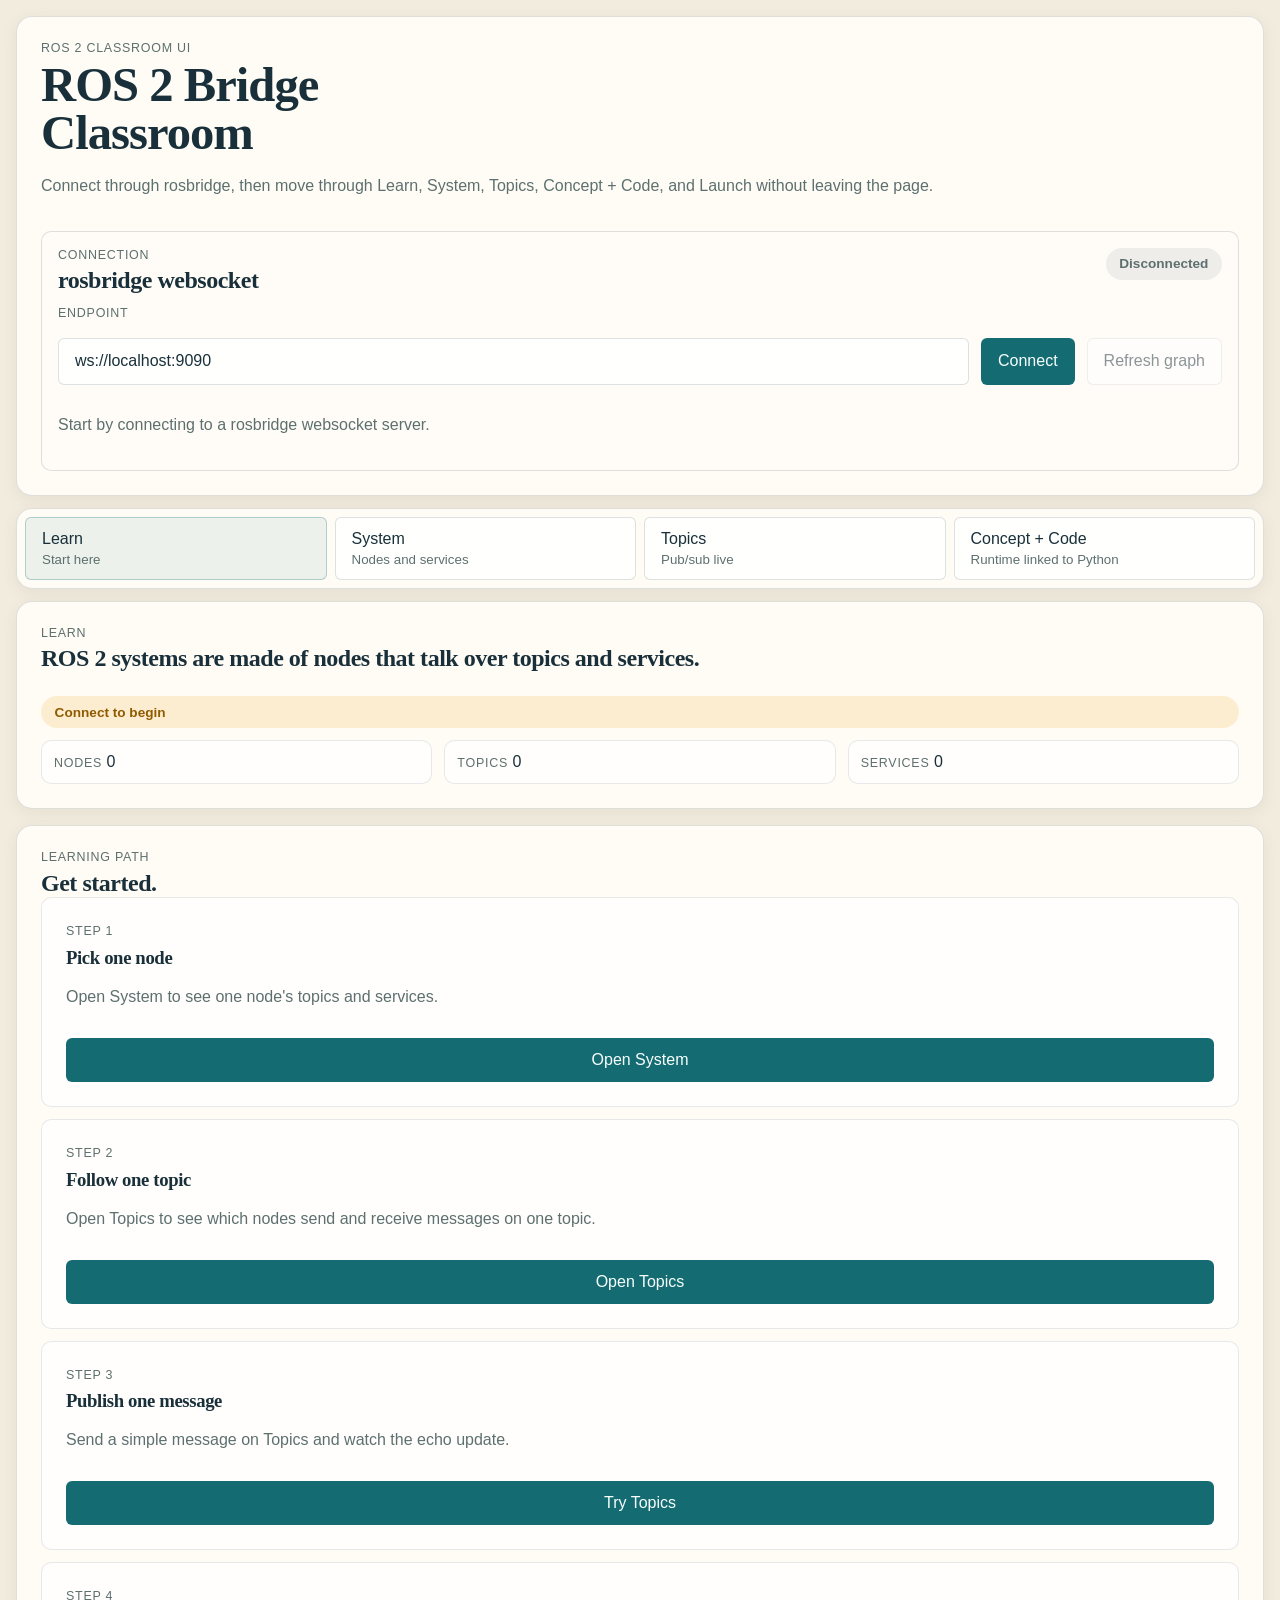
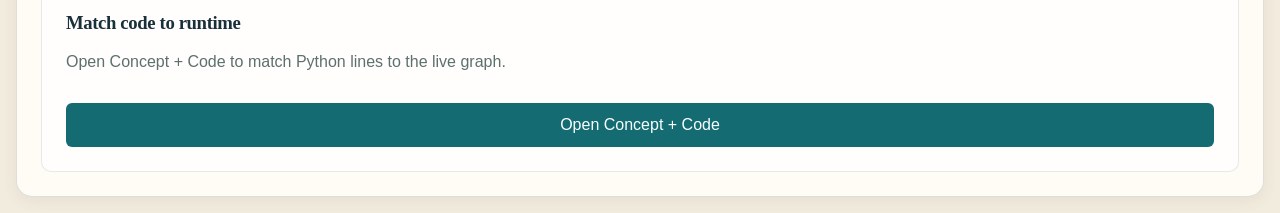
<file: Pyscript/index.html>
<!doctype html>
<html lang="en">
<head>
  <meta charset="utf-8">
  <meta name="viewport" content="width=device-width, initial-scale=1">
  <title>ROS 2 Bridge Classroom</title>
  <link rel="stylesheet" href="./styles/main.css">
  <script type="module" src="./src/main.js"></script>
</head>
<body>
  <div id="app"></div>
</body>
</html>
</file>
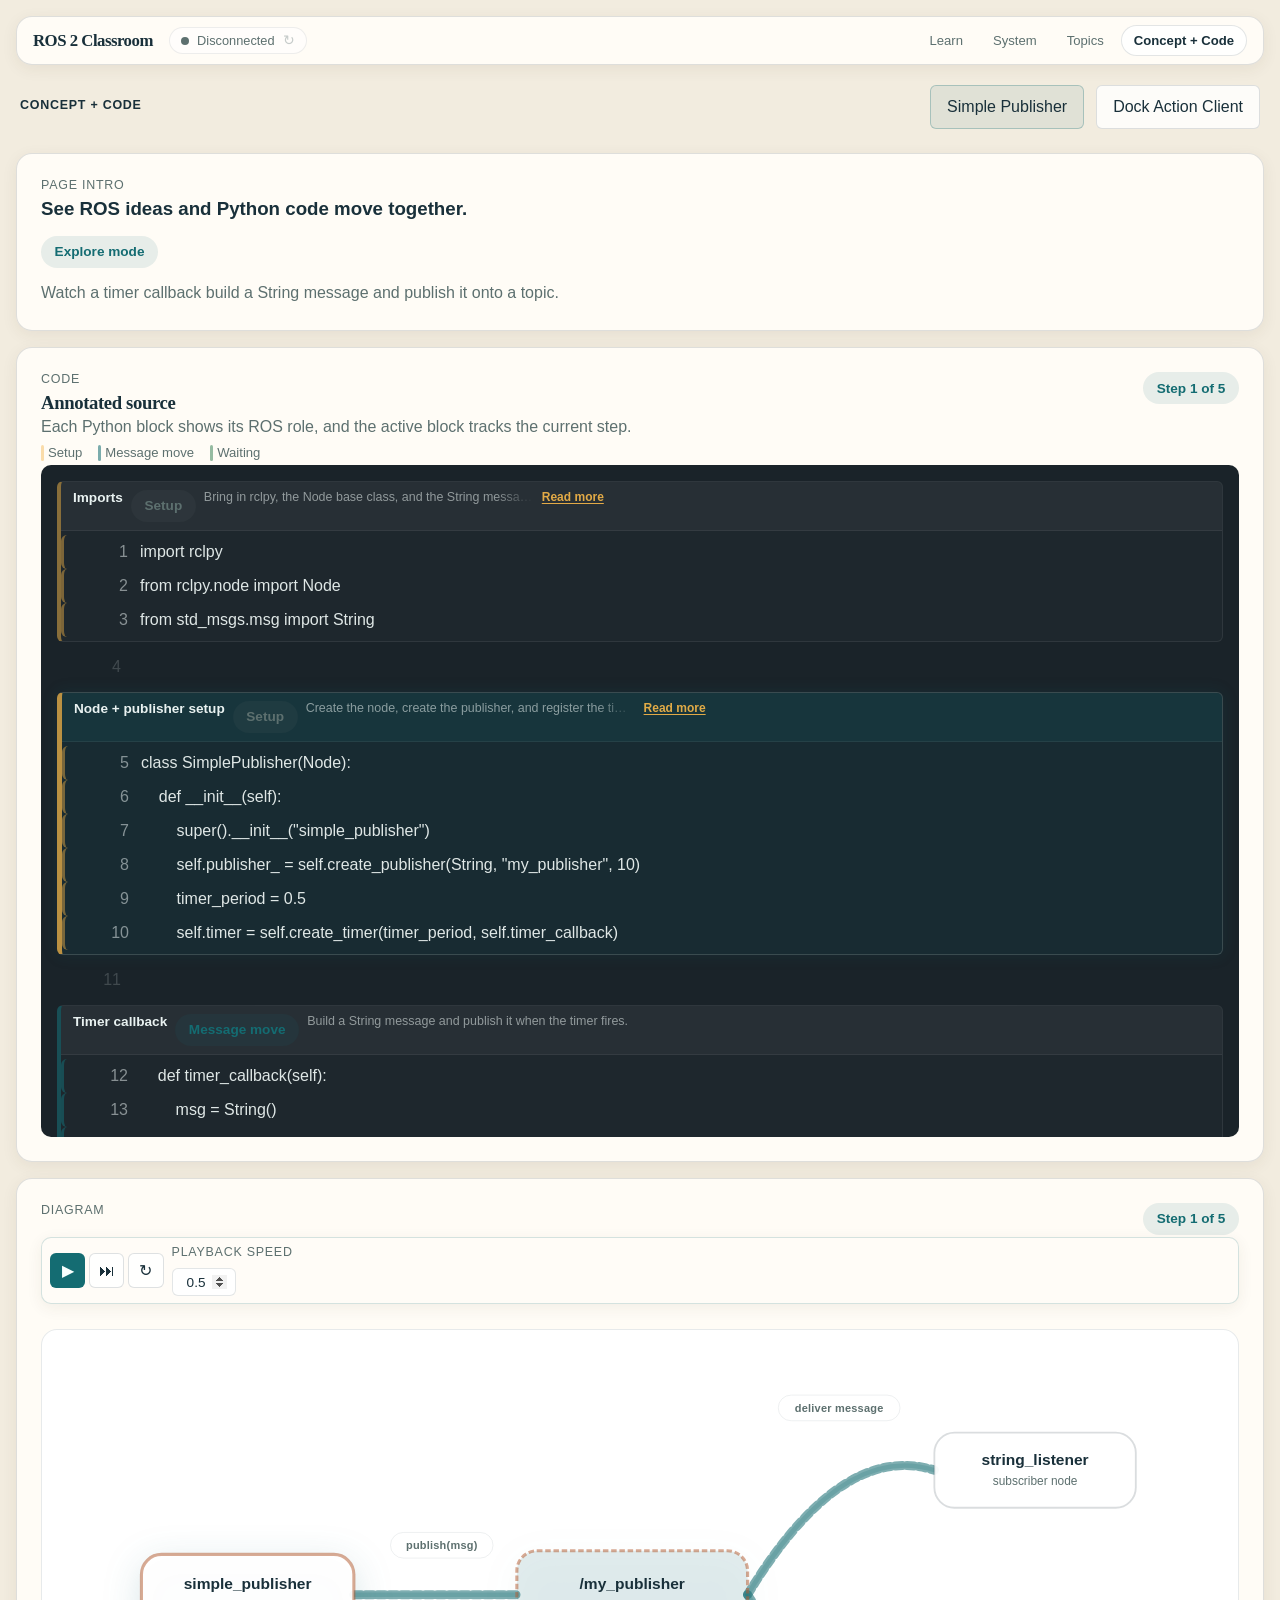
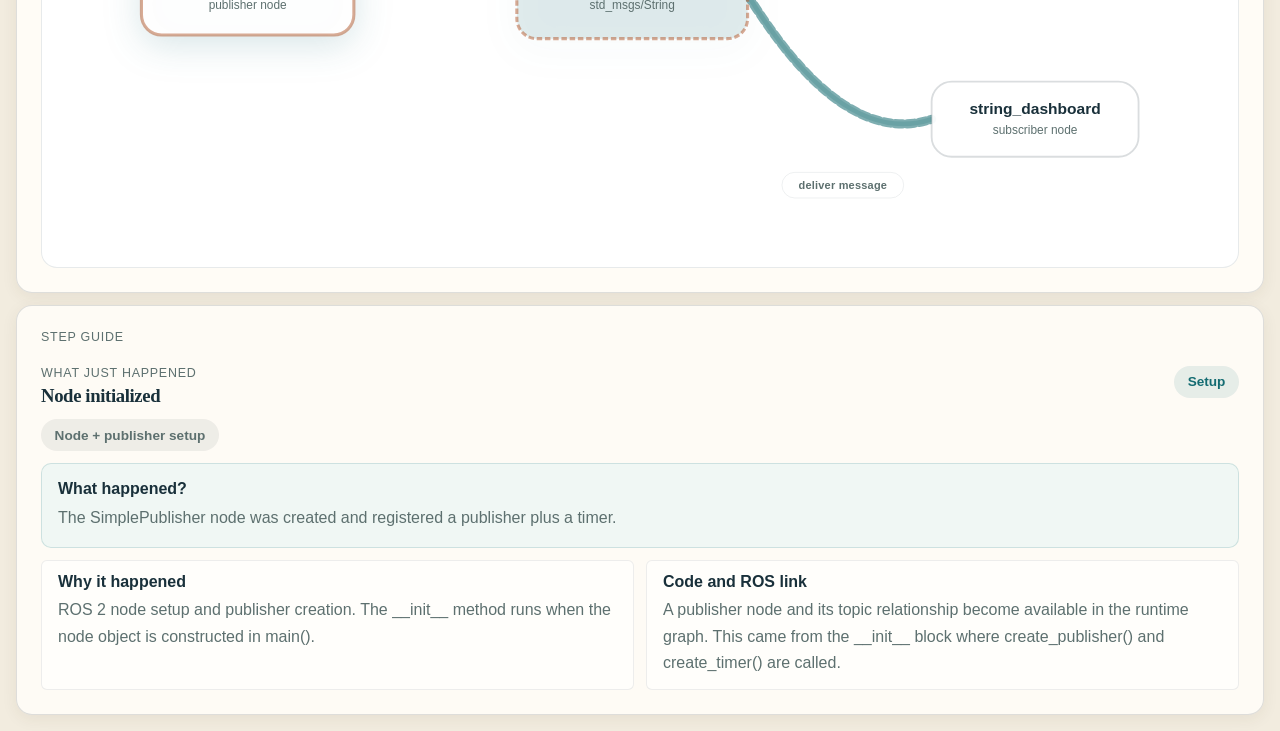
<file: Pyscript/code-flow/index.html>
<!doctype html>
<html lang="en">
<head>
  <meta charset="utf-8">
  <meta http-equiv="refresh" content="0; url=../#/code-flow">
  <title>Redirecting...</title>
</head>
<body>
  <script>
    window.location.replace("../#/code-flow");
  </script>
</body>
</html>
</file>
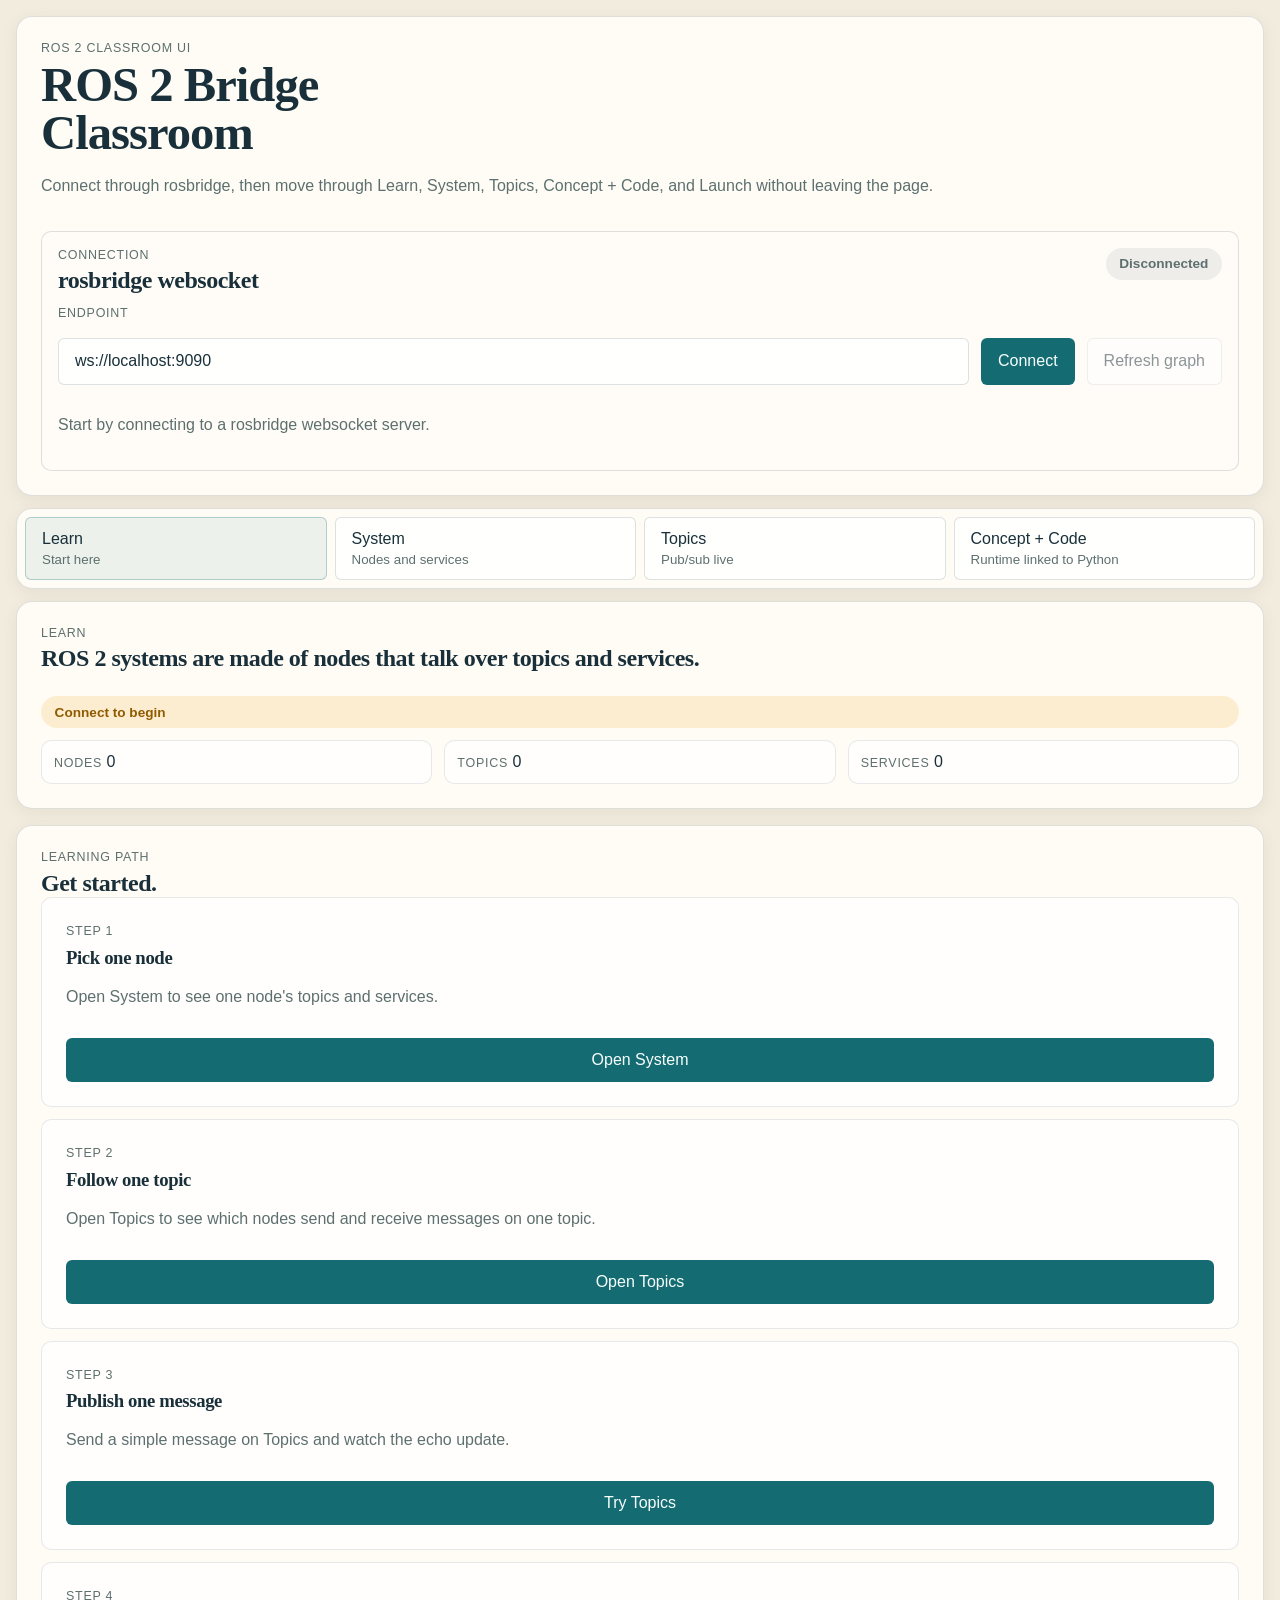
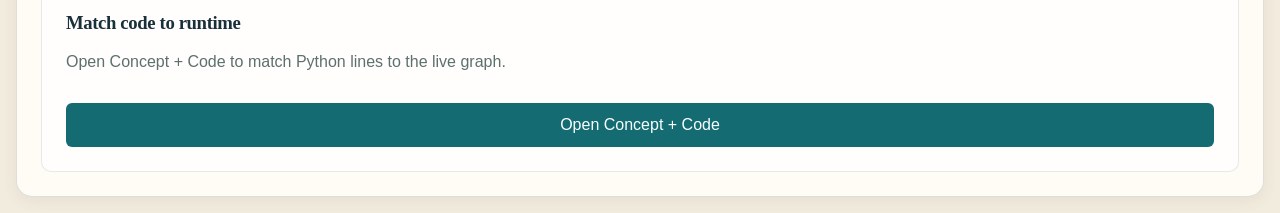
<file: Pyscript/launch/index.html>
<!doctype html>
<html lang="en">
<head>
  <meta charset="utf-8">
  <meta http-equiv="refresh" content="0; url=../#/launch">
  <title>Redirecting...</title>
</head>
<body>
  <script>
    window.location.replace("../#/launch");
  </script>
</body>
</html>
</file>
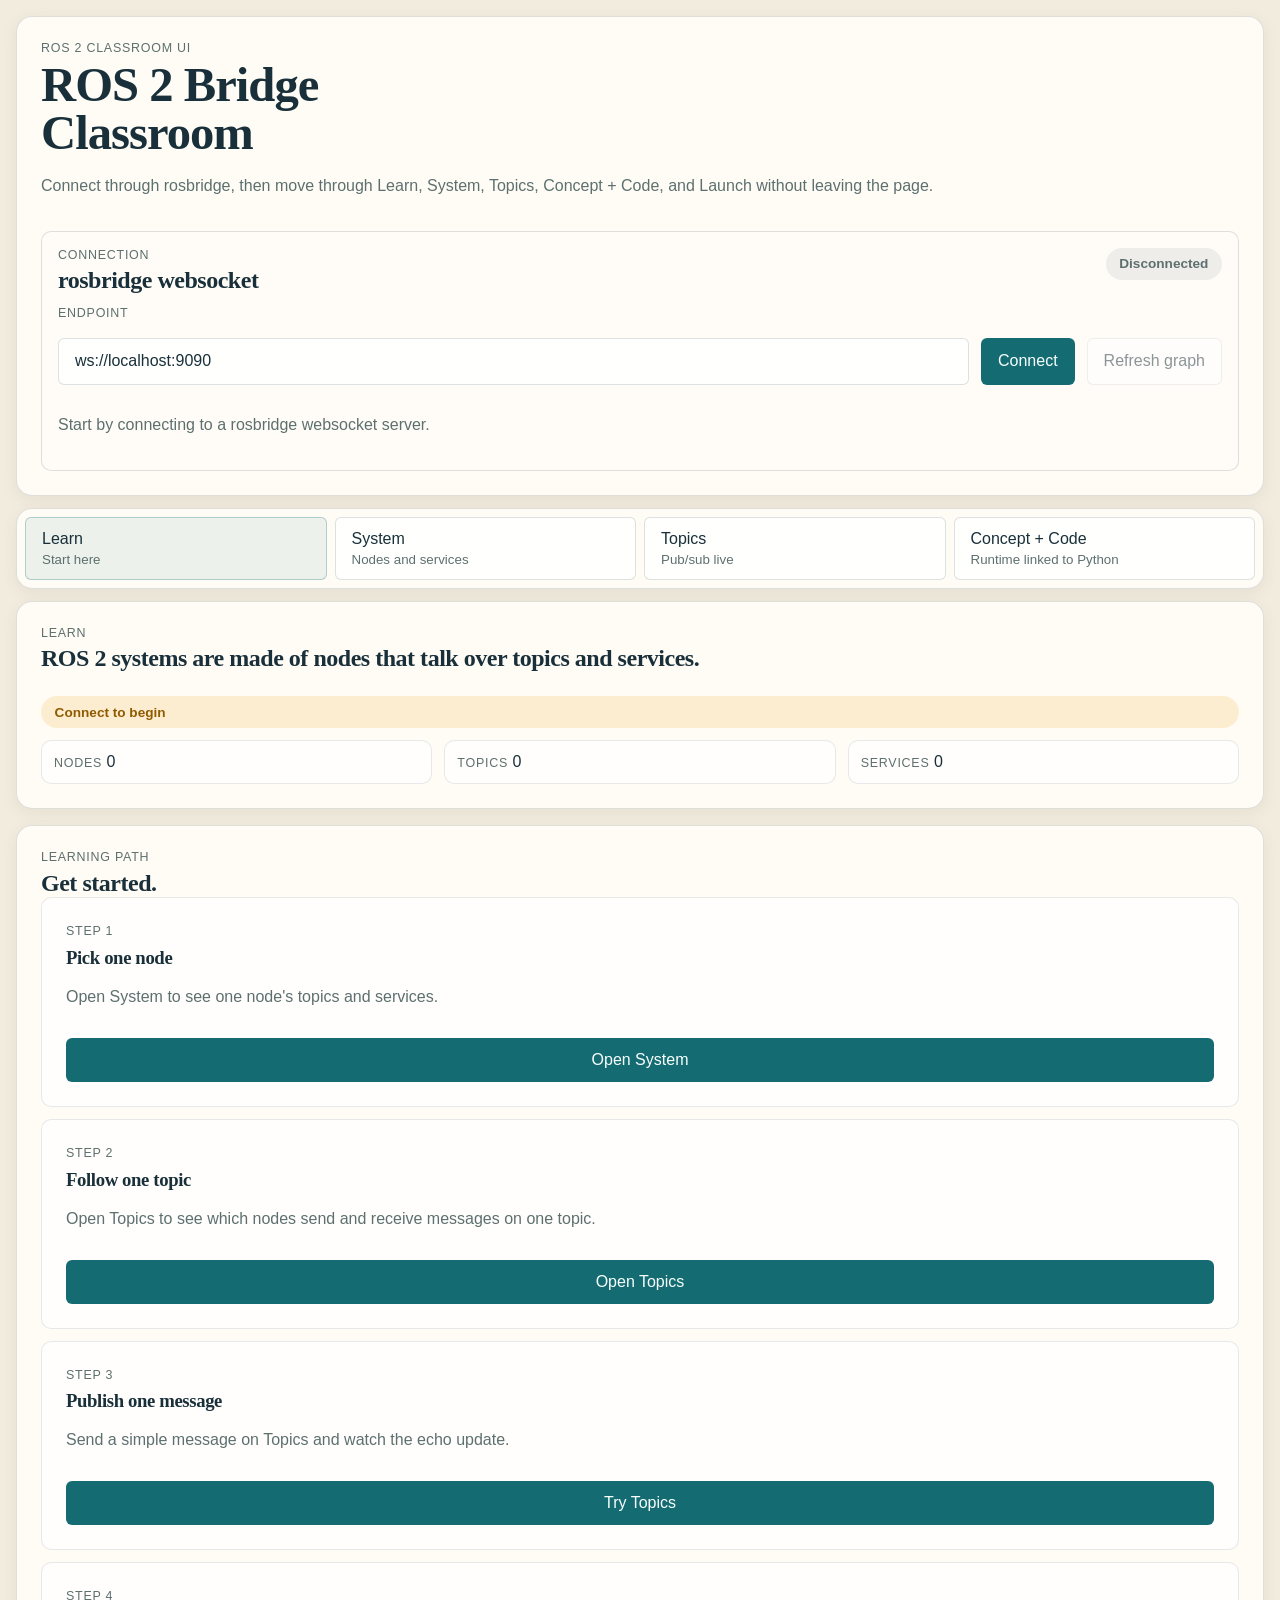
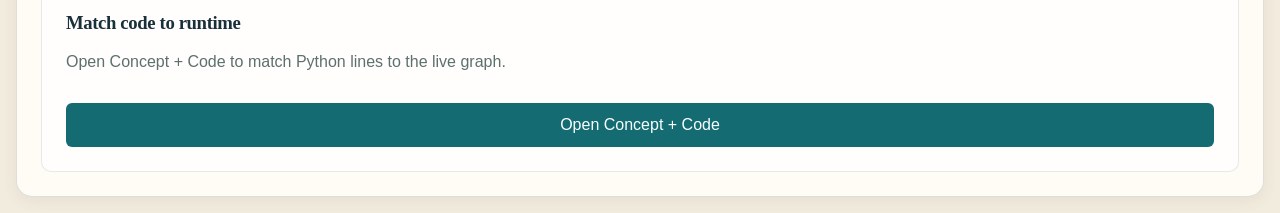
<file: Pyscript/learn/index.html>
<!doctype html>
<html lang="en">
<head>
  <meta charset="utf-8">
  <meta http-equiv="refresh" content="0; url=../#/learn">
  <title>Redirecting...</title>
</head>
<body>
  <script>
    window.location.replace("../#/learn");
  </script>
</body>
</html>
</file>
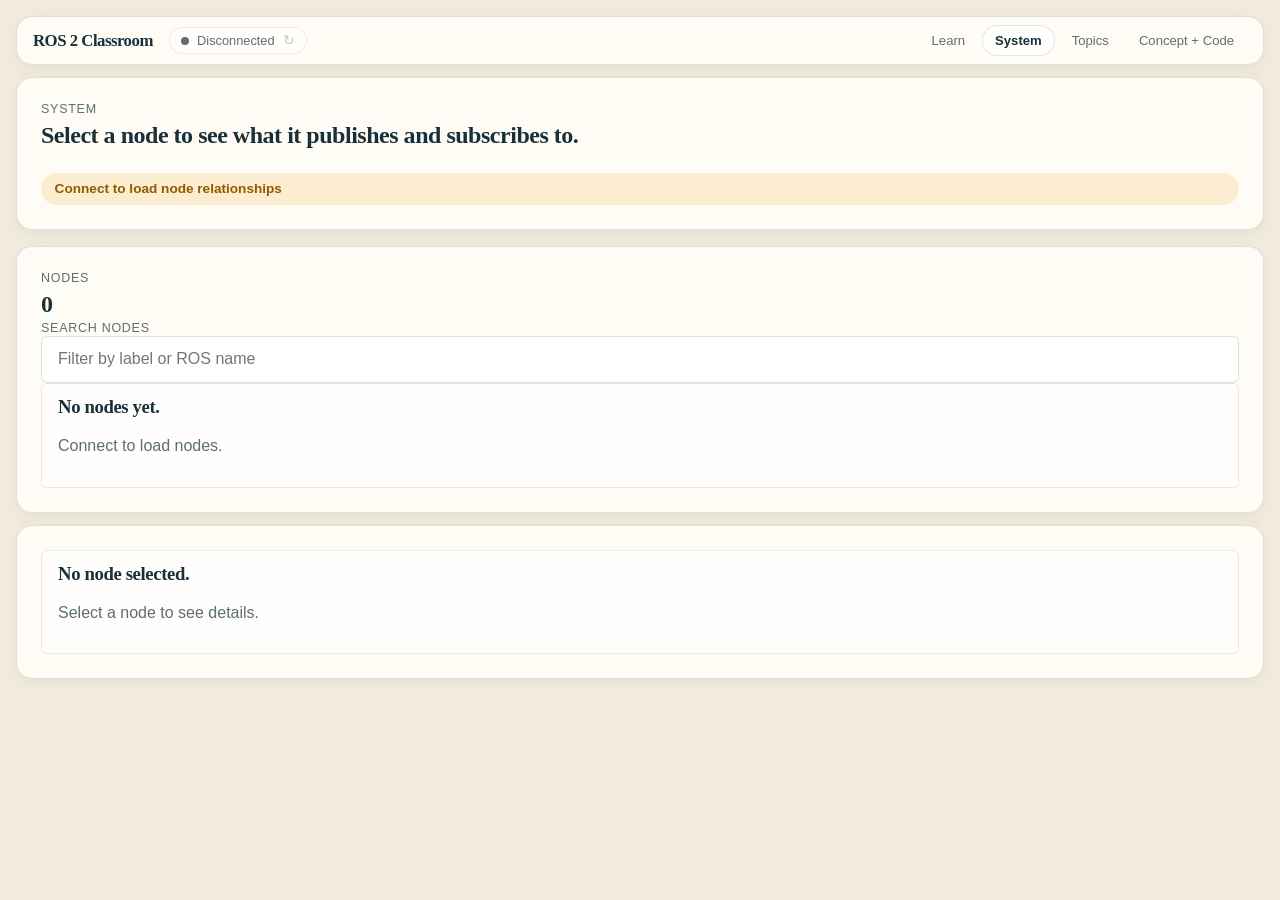
<file: Pyscript/system/index.html>
<!doctype html>
<html lang="en">
<head>
  <meta charset="utf-8">
  <meta http-equiv="refresh" content="0; url=../#/system">
  <title>Redirecting...</title>
</head>
<body>
  <script>
    window.location.replace("../#/system");
  </script>
</body>
</html>
</file>
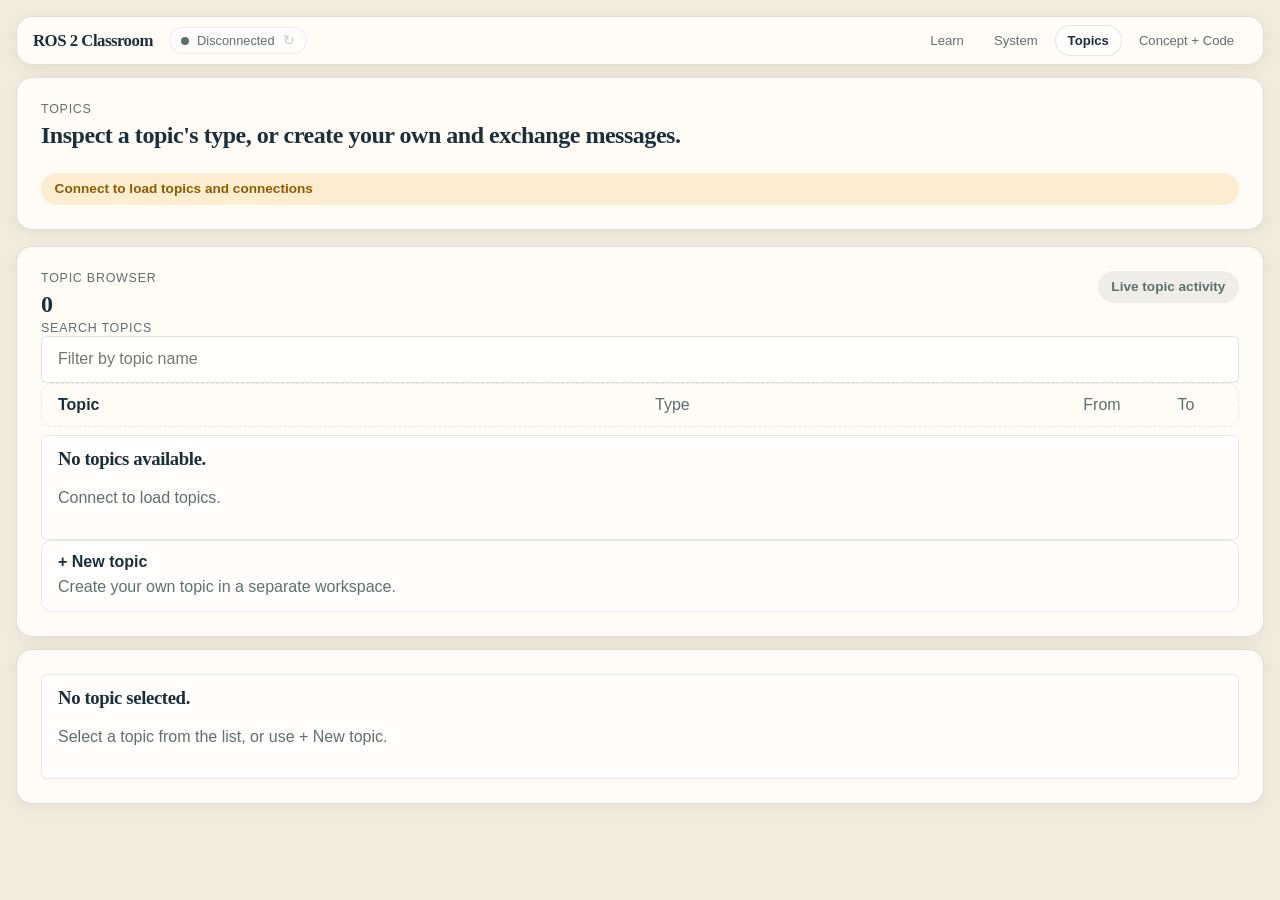
<file: Pyscript/topics/index.html>
<!doctype html>
<html lang="en">
<head>
  <meta charset="utf-8">
  <meta http-equiv="refresh" content="0; url=../#/topics">
  <title>Redirecting...</title>
</head>
<body>
  <script>
    window.location.replace("../#/topics");
  </script>
</body>
</html>
</file>
<file: Pyscript/styles/main.css>
:root {
  --panel: rgba(255, 252, 247, 0.96);
  --panel-strong: #fffcf7;
  --ink: #19303a;
  --muted: #5d706f;
  --line: rgba(25, 48, 58, 0.14);
  --teal: #146c72;
  --teal-soft: rgba(20, 108, 114, 0.1);
  --rust: #b45f34;
  --sun: #f3b548;
  --danger: #b33e32;
  --danger-soft: rgba(179, 62, 50, 0.12);
  --success: #2c7a4b;
  --success-soft: rgba(44, 122, 75, 0.12);
  --shadow: 0 4px 16px rgba(74, 53, 32, 0.07);
  --code: #1d282f;

  --radius-lg: 16px;
  --radius-md: 10px;
  --radius-sm: 6px;

  --space-xs: 0.25rem;
  --space-sm: 0.5rem;
  --space-md: 0.75rem;
  --space-lg: 1rem;
  --space-xl: 1.5rem;
}

* {
  box-sizing: border-box;
}

html {
  scroll-behavior: smooth;
}

body {
  margin: 0;
  color: var(--ink);
  background: #f2ecdf;
  font-family: "Avenir Next", "Trebuchet MS", "Segoe UI", sans-serif;
}

button,
input,
textarea,
select {
  font: inherit;
  border: 1px solid var(--line);
  border-radius: var(--radius-sm);
  background: rgba(255, 255, 255, 0.82);
  color: var(--ink);
}

.code-chip {
  border: 1px solid var(--line);
}

button {
  cursor: pointer;
  padding: 0.75rem 1rem;
  transition: background 160ms ease, border-color 160ms ease;
}

button:hover {
  border-color: rgba(20, 108, 114, 0.24);
}

button:disabled {
  cursor: not-allowed;
  opacity: 0.5;
}

button.accent {
  background: var(--teal);
  border-color: transparent;
  color: #f8fffe;
}

button.active,
.nav-tab.active,
.list-button.active,
.chip-button.active,
.topic-row.active {
  background: rgba(20, 108, 114, 0.08);
  border-color: rgba(20, 108, 114, 0.28);
}

input,
textarea,
select {
  width: 100%;
  padding: 0.85rem 1rem;
}

textarea {
  min-height: 12rem;
  resize: vertical;
}

code,
.code-box,
.payload-box,
.code-chip {
  font-family: "SFMono-Regular", "Consolas", "Liberation Mono", monospace;
}

.app-shell {
  max-width: 1480px;
  margin: 0 auto;
  padding: var(--space-lg);
  display: grid;
  gap: var(--space-md);
}

.panel {
  border-radius: var(--radius-lg);
  border: 1px solid var(--line);
  background: var(--panel);
  box-shadow: var(--shadow);
}

.app-header,
.page-grid,
.summary-grid,
.guide-grid,
.facts-grid,
.toggle-row,
.action-row,
.inline-list,
.topic-row {
  display: grid;
}

.app-header {
  grid-template-columns: minmax(0, 1.15fr) minmax(360px, 0.95fr);
  gap: var(--space-lg);
  padding: var(--space-xl);
  animation: fade-up 200ms ease both;
}

.brand-block h1,
.page-intro h2,
.section-head h2,
.section-head h3,
.guide-card h3,
.empty-state h3,
.detail-stack h2 {
  margin: 0;
  font-family: "Iowan Old Style", "Palatino Linotype", "Book Antiqua", serif;
  letter-spacing: -0.02em;
  font-weight: 600;
}

.brand-block h1 {
  font-size: clamp(2rem, 3.8vw, 3.4rem);
  line-height: 1;
  max-width: 14ch;
}

.lead,
.muted,
.guide-card p,
.callout,
.list-meta,
.fact-card span,
.empty-state p {
  color: var(--muted);
  line-height: 1.55;
}

.eyebrow,
.field-label,
.summary-label,
.fact-label {
  margin: 0 0 0.35rem;
  font-size: 0.78rem;
  text-transform: uppercase;
  letter-spacing: 0.06em;
  color: var(--muted);
}

.section-head {
  display: flex;
  justify-content: space-between;
  align-items: flex-start;
  gap: var(--space-lg);
}

.connection-card {
  display: grid;
  gap: var(--space-md);
  padding: var(--space-lg);
  border-radius: var(--radius-md);
  background: var(--panel-strong);
  border: 1px solid var(--line);
}

.connection-row {
  display: grid;
  grid-template-columns: minmax(0, 1fr) auto auto;
  gap: var(--space-md);
}

.nav-bar {
  display: grid;
  grid-template-columns: repeat(4, minmax(0, 1fr));
  gap: var(--space-sm);
  padding: var(--space-sm);
  animation: fade-up 200ms ease both;
}

.nav-tab {
  display: grid;
  gap: var(--space-xs);
  justify-items: start;
  text-align: left;
  padding: var(--space-md) var(--space-lg);
}

.nav-tab small {
  color: var(--muted);
}

.subpage-strip {
  display: flex;
  align-items: center;
  gap: var(--space-lg);
  padding: var(--space-sm) var(--space-lg);
  animation: fade-up 200ms ease both;
}

.subpage-brand {
  font-family: "Iowan Old Style", "Palatino Linotype", "Book Antiqua", serif;
  font-weight: 700;
  font-size: 1.05rem;
  letter-spacing: -0.03em;
  color: var(--ink);
  white-space: nowrap;
  cursor: pointer;
  background: none;
  border: none;
  padding: 0.3rem 0;
}

.subpage-brand:hover {
  color: var(--teal);
}

.subpage-connection {
  display: flex;
  align-items: center;
  gap: var(--space-sm);
  padding: 0.3rem 0.7rem;
  border-radius: 999px;
  background: rgba(255, 255, 255, 0.55);
  border: 1px solid rgba(25, 48, 58, 0.08);
  font-size: 0.82rem;
  white-space: nowrap;
}

.connection-dot {
  width: 8px;
  height: 8px;
  border-radius: 50%;
  flex-shrink: 0;
}

.connection-dot.tone-success {
  background: var(--success);
}

.connection-dot.tone-warning {
  background: var(--sun);
}

.connection-dot.tone-danger {
  background: var(--rust);
}

.connection-dot.tone-default {
  background: var(--muted);
}

.connection-label {
  color: var(--muted);
  font-size: 0.8rem;
}

.subpage-refresh {
  background: none;
  border: none;
  font-size: 0.9rem;
  padding: 0;
  cursor: pointer;
  color: var(--muted);
  line-height: 1;
}

.subpage-refresh:hover:not(:disabled) {
  color: var(--teal);
}

.subpage-refresh:disabled {
  opacity: 0.35;
  cursor: default;
}

.subpage-nav {
  display: flex;
  gap: var(--space-xs);
  margin-left: auto;
}

.nav-tab-compact {
  padding: 0.45rem 0.75rem;
  border-radius: 999px;
  font-size: 0.82rem;
  background: transparent;
  border: 1px solid transparent;
  color: var(--muted);
  cursor: pointer;
  white-space: nowrap;
  transition: background 180ms ease, color 180ms ease, border-color 180ms ease;
}

.nav-tab-compact:hover {
  background: rgba(255, 255, 255, 0.6);
  color: var(--ink);
}

.nav-tab-compact.active {
  background: rgba(255, 255, 255, 0.8);
  color: var(--ink);
  border-color: rgba(25, 48, 58, 0.12);
  font-weight: 600;
}

.page-shell,
.page-stack,
.detail-stack,
.detail-section,
.list-stack,
.service-tester,
.simple-editor,
.flow-visualizer {
  display: grid;
  gap: var(--space-lg);
}

.page-intro,
.list-panel,
.detail-panel,
.guide-card {
  padding: var(--space-xl);
}

.page-intro {
  display: grid;
  grid-template-columns: minmax(0, 1.2fr) minmax(280px, 0.8fr);
  gap: var(--space-xl);
  animation: fade-up 200ms ease both;
}

.page-intro-side {
  display: grid;
  gap: var(--space-md);
  align-content: start;
}

.summary-grid {
  grid-template-columns: repeat(3, minmax(0, 1fr));
  gap: var(--space-md);
}

.summary-grid-compact {
  grid-template-columns: repeat(3, minmax(0, 1fr));
}

.summary-card,
.fact-card {
  padding: var(--space-md);
  border-radius: var(--radius-md);
  background: rgba(255, 255, 255, 0.62);
  border: 1px solid rgba(25, 48, 58, 0.1);
}

.summary-card strong,
.fact-card strong {
  display: block;
  font-size: 1.3rem;
  color: var(--ink);
  line-height: 1.25;
  overflow-wrap: anywhere;
  word-break: break-word;
}

.guide-grid {
  grid-template-columns: repeat(4, minmax(0, 1fr));
  gap: var(--space-md);
}

.guide-card,
.list-button,
.topic-row {
  border-radius: var(--radius-md);
  border: 1px solid rgba(25, 48, 58, 0.1);
  background: rgba(255, 255, 255, 0.62);
}

.guide-card {
  display: grid;
  gap: var(--space-md);
  align-content: space-between;
}


.page-grid {
  gap: var(--space-md);
}

.page-grid-system {
  grid-template-columns: minmax(320px, 0.9fr) minmax(0, 1.4fr);
}

.page-grid-topics {
  grid-template-columns: minmax(360px, 0.95fr) minmax(0, 1.35fr);
}

.page-grid-launch {
  grid-template-columns: minmax(320px, 0.9fr) minmax(0, 1.3fr);
}

.list-panel,
.detail-panel {
  animation: fade-up 200ms ease both;
}

.toggle-row,
.action-row {
  grid-auto-flow: column;
  grid-auto-columns: max-content;
  justify-content: start;
  gap: var(--space-sm);
}

.toggle {
  display: inline-flex;
  align-items: center;
  gap: var(--space-sm);
  padding: var(--space-sm) var(--space-md);
  border-radius: 999px;
  background: rgba(255, 255, 255, 0.78);
  border: 1px solid rgba(25, 48, 58, 0.1);
}

.toggle input {
  width: auto;
  margin: 0;
}

.list-stack {
  max-height: 54rem;
  overflow: auto;
}

.list-button {
  display: grid;
  gap: var(--space-xs);
  width: 100%;
  padding: var(--space-md) var(--space-lg);
  text-align: left;
}

.list-title {
  font-weight: 600;
  color: var(--ink);
  word-break: break-word;
}

.facts-grid {
  grid-template-columns: repeat(4, minmax(0, 1fr));
  gap: var(--space-md);
}

.facts-grid-two {
  grid-template-columns: repeat(2, minmax(0, 1fr));
}

.chip-button,
.code-chip {
  display: inline-flex;
  align-items: center;
  gap: var(--space-xs);
  min-height: 2rem;
  max-width: 100%;
  padding: 0.5rem 0.8rem;
  border-radius: 999px;
  background: rgba(255, 255, 255, 0.88);
  color: var(--ink);
}

.chip-button {
  justify-content: flex-start;
  text-align: left;
  white-space: normal;
  overflow-wrap: anywhere;
  word-break: break-word;
}

.inline-list {
  grid-auto-flow: row;
  justify-content: start;
  gap: var(--space-sm);
}

.pill,
.tag {
  display: inline-flex;
  align-items: center;
  min-height: 2rem;
  padding: 0.3rem 0.85rem;
  border-radius: 999px;
  font-size: 0.85rem;
  font-weight: 600;
}

.pill-default,
.tag-default {
  background: rgba(95, 112, 111, 0.1);
  color: var(--muted);
}

.pill-success,
.tag-success {
  background: var(--success-soft);
  color: var(--success);
}

.pill-warning,
.tag-warning {
  background: rgba(243, 181, 72, 0.22);
  color: #8e5b00;
}

.pill-danger,
.tag-danger {
  background: var(--danger-soft);
  color: var(--danger);
}

.pill-accent,
.tag-accent {
  background: var(--teal-soft);
  color: var(--teal);
}

.topic-table {
  display: grid;
  gap: var(--space-sm);
}

.topic-row {
  grid-template-columns: minmax(0, 2.2fr) minmax(0, 1.5fr) 72px 72px;
  align-items: center;
  width: 100%;
  gap: var(--space-md);
  padding: var(--space-md) var(--space-lg);
  text-align: left;
}

.topic-row-header {
  background: transparent;
  border-style: dashed;
  cursor: default;
}

.topic-row-header:hover {
  transform: none;
  border-color: rgba(25, 48, 58, 0.1);
}

.topic-cell {
  min-width: 0;
  color: var(--muted);
  overflow-wrap: anywhere;
}

.topic-cell-name {
  font-weight: 600;
  color: var(--ink);
}

.topic-cell-count {
  text-align: center;
}

.mode-switch {
  display: inline-flex;
  gap: var(--space-sm);
  flex-wrap: wrap;
}

.flow-caption,
.flow-note {
  margin: 0;
  color: var(--muted);
  line-height: 1.55;
}

.flow-legend {
  display: flex;
  flex-wrap: wrap;
  gap: var(--space-sm);
}

.flow-canvas {
  border-radius: var(--radius-md);
  border: 1px solid rgba(25, 48, 58, 0.12);
  background: rgba(255, 255, 255, 0.94);
  overflow: hidden;
}

.flow-svg {
  display: block;
  width: 100%;
  height: auto;
}

.flow-lane-label {
  fill: var(--muted);
  font-size: 12px;
  font-weight: 600;
  letter-spacing: 0.06em;
  text-transform: uppercase;
}

.flow-edge {
  stroke: rgba(20, 108, 114, 0.38);
  stroke-width: 3;
  fill: none;
}

.flow-edge-muted {
  stroke-dasharray: 8 6;
  opacity: 0.7;
}

.flow-edge-label {
  fill: var(--muted);
  font-size: 13px;
  font-weight: 600;
}

.flow-node-rect {
  fill: rgba(255, 255, 255, 0.92);
  stroke: rgba(25, 48, 58, 0.16);
  stroke-width: 1.5;
}

.flow-node-topic .flow-node-rect {
  fill: rgba(20, 108, 114, 0.12);
  stroke: rgba(20, 108, 114, 0.36);
}

.flow-node-placeholder .flow-node-rect {
  fill: rgba(255, 255, 255, 0.8);
  stroke-dasharray: 7 5;
}

.flow-node-label {
  fill: var(--ink);
  font-size: 14px;
  font-weight: 700;
}

.flow-node-meta {
  fill: var(--muted);
  font-size: 11.5px;
}

.flow-token-pill {
  fill: rgba(243, 181, 72, 0.95);
  stroke: rgba(25, 48, 58, 0.12);
  stroke-width: 1;
}

.flow-token-text {
  fill: var(--ink);
  font-size: 12px;
  font-weight: 700;
}

.flow-token-dot {
  fill: rgba(243, 181, 72, 0.98);
  stroke: rgba(25, 48, 58, 0.18);
  stroke-width: 1.2;
}

.flow-topic-pulse {
  fill: none;
  stroke: rgba(243, 181, 72, 0.78);
  stroke-width: 6;
}

.concept-code-page {
  gap: var(--space-lg);
}

.concept-playback-dock {
  position: absolute;
  right: 0.75rem;
  bottom: 0.75rem;
  z-index: 3;
  display: flex;
  align-items: center;
  max-width: calc(100% - 1.5rem);
  padding: 0.4rem 0.5rem;
  border-radius: var(--radius-md);
  border: 1px solid rgba(20, 108, 114, 0.18);
  background: var(--panel-strong);
  box-shadow: var(--shadow);
}

.concept-toolbar {
  display: flex;
  flex-wrap: wrap;
  align-items: center;
  gap: var(--space-md);
  padding: var(--space-sm) var(--space-xs);
}

.concept-toolbar-title {
  font-weight: 600;
  color: var(--ink);
  margin-right: auto;
}

.concept-toolbar-info {
  display: inline-flex;
  align-items: center;
  justify-content: center;
  width: 2rem;
  height: 2rem;
  padding: 0;
  border-radius: 999px;
  background: rgba(255, 255, 255, 0.72);
  border: 1px solid rgba(25, 48, 58, 0.1);
  color: var(--muted);
  font-size: 1rem;
  cursor: pointer;
}

.concept-toolbar-info:hover {
  border-color: rgba(20, 108, 114, 0.28);
  color: var(--teal);
}

.concept-welcome-panel {
  display: grid;
  gap: var(--space-md);
  padding: var(--space-xl);
  animation: fade-up 200ms ease both;
}

.concept-welcome-heading {
  margin: 0;
}

.concept-welcome-panel .lead {
  margin: 0;
  color: var(--muted);
  line-height: 1.65;
}

.concept-welcome-side {
  display: grid;
  gap: var(--space-md);
  align-content: start;
}

.concept-welcome-toggle {
  display: flex;
  align-items: center;
  justify-content: space-between;
  gap: var(--space-md);
  width: 100%;
  padding: 0;
  background: none;
  border: none;
  cursor: pointer;
  text-align: left;
  color: inherit;
}

.concept-welcome-toggle:hover {
  transform: none;
}

.concept-welcome-chevron {
  color: var(--muted);
  font-size: 1rem;
  flex-shrink: 0;
}

.concept-example-row,
.concept-status-row,
.concept-runtime-tags,
.concept-explanation-tags,
.concept-main-grid,
.concept-annotated-view,
.concept-timeline-list,
.concept-explanation-grid {
  display: grid;
}

.concept-example-row,
.concept-runtime-tags,
.concept-explanation-tags {
  display: flex;
  flex-wrap: wrap;
  justify-content: flex-start;
  gap: var(--space-md);
}

.concept-example-row {
  align-items: start;
}

.concept-status-row {
  display: flex;
  flex-wrap: wrap;
  justify-content: flex-start;
  align-items: center;
  gap: var(--space-md);
}

.concept-mode-switch {
  align-self: flex-start;
}

.concept-main-grid {
  grid-template-columns: minmax(400px, 0.84fr) minmax(0, 1.16fr);
  gap: var(--space-lg);
  align-items: stretch;
}

.concept-stage-panel,
.concept-guide-panel {
  padding: var(--space-xl);
  border-radius: var(--radius-lg);
}

.concept-stage-panel {
  min-height: 32rem;
}

.concept-guide-panel {
  display: grid;
  gap: var(--space-lg);
  background: rgba(255, 252, 247, 0.92);
  box-shadow: var(--shadow);
}

.concept-hardware-figure {
  display: grid;
  gap: var(--space-sm);
  margin-top: var(--space-md);
  padding: var(--space-xs) 0 0;
}

.concept-hardware-label {
  margin: 0;
  color: rgba(25, 48, 58, 0.58);
  font-size: 0.75rem;
  font-weight: 700;
  letter-spacing: 0.08em;
  text-transform: uppercase;
}

.concept-hardware-svg {
  width: 100%;
  height: auto;
}

.concept-hardware-svg .concept-hardware-floor,
.concept-hardware-svg .concept-hardware-wall,
.concept-hardware-svg .concept-hardware-wall-inner,
.concept-hardware-svg .concept-hardware-beam,
.concept-hardware-svg .concept-hardware-distance,
.concept-hardware-svg .concept-hardware-rover,
.concept-hardware-svg .concept-rover-body,
.concept-hardware-svg .concept-hardware-window,
.concept-hardware-svg .concept-hardware-wheel,
.concept-hardware-svg .concept-rover-arrow,
.concept-hardware-svg .concept-hardware-warning-ring,
.concept-hardware-svg .concept-hardware-warning-mark {
  transition: transform 400ms ease, fill 400ms ease, stroke 400ms ease, opacity 400ms ease;
}

.concept-hardware-svg .concept-hardware-wall {
  fill: rgba(143, 124, 103, 0.2);
}

.concept-hardware-svg .concept-hardware-wall-inner {
  stroke: rgba(25, 48, 58, 0.12);
  stroke-width: 2;
}

.concept-hardware-svg .concept-hardware-floor {
  stroke: rgba(25, 48, 58, 0.14);
  stroke-width: 4;
  stroke-linecap: round;
}

.concept-hardware-svg .concept-hardware-caption {
  fill: rgba(25, 48, 58, 0.58);
  font-size: 12px;
  font-weight: 700;
  letter-spacing: 0.08em;
  text-transform: uppercase;
}

.concept-hardware-svg .concept-hardware-beam {
  fill: none;
  stroke-width: 3;
  stroke-linecap: round;
  stroke-dasharray: 6 4;
}

.concept-hardware-svg .concept-beam-safe {
  stroke: rgba(20, 108, 114, 0.82);
  fill: rgba(20, 108, 114, 0.82);
}

.concept-hardware-svg .concept-beam-danger {
  stroke: rgba(180, 95, 52, 0.9);
  fill: rgba(180, 95, 52, 0.9);
}

.concept-hardware-svg .concept-hardware-distance {
  font-size: 14px;
  font-weight: 700;
}

.concept-hardware-svg .concept-hardware-rover {
  transform-box: fill-box;
  transform-origin: center;
}

.concept-hardware-svg .concept-rover-body {
  fill: rgba(255, 252, 247, 0.98);
  stroke: rgba(25, 48, 58, 0.18);
  stroke-width: 2;
}

.concept-hardware-svg .concept-hardware-window {
  fill: rgba(20, 108, 114, 0.12);
}

.concept-hardware-svg .concept-hardware-wheel {
  fill: rgba(25, 48, 58, 0.72);
}

.concept-hardware-svg .concept-rover-arrow {
  fill: rgba(20, 108, 114, 0.92);
}

.concept-hardware-svg .concept-hardware-warning {
  animation: concept-hardware-warning-pulse 1.5s ease-in-out infinite;
}

.concept-hardware-svg .concept-hardware-warning-ring {
  fill: rgba(180, 95, 52, 0.12);
  stroke: rgba(180, 95, 52, 0.7);
  stroke-width: 2;
}

.concept-hardware-svg .concept-hardware-warning-mark {
  fill: rgba(180, 95, 52, 0.92);
  font-size: 18px;
  font-weight: 800;
}

.concept-guide-head {
  display: flex;
  justify-content: space-between;
  gap: var(--space-lg);
  align-items: flex-start;
}

.concept-panel-actions {
  display: flex;
  align-items: center;
  gap: var(--space-md);
  flex-wrap: wrap;
}

.concept-panel-copy {
  margin: 0;
  color: var(--muted);
  line-height: 1.68;
}

.concept-guided-panel {
  display: grid;
  gap: var(--space-md);
  padding: var(--space-lg);
  border-radius: var(--radius-md);
  background: rgba(255, 255, 255, 0.82);
  border: 1px solid rgba(20, 108, 114, 0.12);
}

.concept-guided-head-tags {
  display: inline-flex;
  align-items: center;
  gap: var(--space-sm);
  flex-wrap: wrap;
}

.concept-guided-progress {
  position: relative;
  height: 10px;
  border-radius: 999px;
  background: rgba(25, 48, 58, 0.08);
  overflow: hidden;
}

.concept-guided-progress-bar {
  position: absolute;
  inset: 0 auto 0 0;
  display: block;
  border-radius: inherit;
  background: rgba(20, 108, 114, 0.72);
}

.concept-guided-prompt,
.concept-guided-notice {
  padding: 0.75rem 1rem;
  border-radius: var(--radius-sm);
  border: 1px solid rgba(25, 48, 58, 0.08);
  background: rgba(255, 252, 247, 0.86);
}

.concept-guided-prompt strong,
.concept-guided-notice strong {
  display: block;
  margin-bottom: 0.35rem;
}

.concept-guided-prompt p,
.concept-guided-notice p {
  margin: 0;
  color: var(--muted);
  line-height: 1.62;
}

.concept-guided-choices {
  display: grid;
  gap: var(--space-md);
  grid-template-columns: repeat(auto-fit, minmax(210px, 1fr));
}

.concept-guided-choice {
  display: grid;
  gap: var(--space-xs);
  padding: var(--space-md) var(--space-lg);
  border-radius: var(--radius-sm);
  text-align: left;
  background: rgba(255, 255, 255, 0.76);
  border: 1px solid rgba(25, 48, 58, 0.08);
  transition: border-color 140ms ease, background 140ms ease, box-shadow 140ms ease, transform 140ms ease;
}

.concept-guided-choice:hover {
  border-color: rgba(180, 95, 52, 0.2);
}

.concept-guided-choice.selected {
  background: rgba(20, 108, 114, 0.08);
  border-color: rgba(20, 108, 114, 0.34);
}

.concept-guided-controls {
  display: flex;
  flex-wrap: wrap;
  gap: var(--space-sm);
}

.concept-guided-complete {
  background: rgba(240, 250, 244, 0.9);
  border-color: rgba(44, 122, 75, 0.14);
}

.concept-annotated-view {
  display: grid;
  gap: var(--space-sm);
  min-height: 28rem;
  max-height: 42rem;
  overflow: auto;
  padding: 1rem;
  border-radius: var(--radius-md);
  background: rgba(22, 31, 37, 0.98);
}

.concept-annotated-block {
  display: grid;
  scroll-margin-block: 0.5rem;
  border-radius: var(--radius-sm);
  border: 1px solid rgba(255, 255, 255, 0.08);
  background: rgba(255, 255, 255, 0.02);
  overflow: hidden;
  cursor: pointer;
  transition: border-color 180ms ease, box-shadow 180ms ease, opacity 180ms ease, background 180ms ease;
}

.concept-annotated-header {
  display: flex;
  flex-wrap: wrap;
  align-items: flex-start;
  gap: var(--space-sm);
  padding: var(--space-sm) var(--space-md);
  background: rgba(255, 255, 255, 0.04);
  border-bottom: 1px solid rgba(255, 255, 255, 0.06);
  font-size: 0.82rem;
  color: #c8d4d3;
}

.concept-annotated-header strong {
  color: #e9f2f1;
  font-size: 0.85rem;
}

.concept-annotated-summary {
  color: rgba(233, 242, 241, 0.55);
  font-size: 0.78rem;
  flex: 1 1 auto;
  min-width: 0;
  overflow: hidden;
  text-overflow: ellipsis;
  white-space: nowrap;
}

.concept-annotated-summary-shell {
  display: flex;
  align-items: baseline;
  gap: var(--space-sm);
  flex: 1 1 100%;
  min-width: 0;
  max-width: min(100%, 25rem);
}

.concept-annotated-summary-shell.is-truncated .concept-annotated-summary {
  -webkit-mask-image: linear-gradient(90deg, #000 0, #000 calc(100% - 2.4rem), transparent 100%);
  mask-image: linear-gradient(90deg, #000 0, #000 calc(100% - 2.4rem), transparent 100%);
}

.concept-annotated-toggle {
  padding: 0;
  border: 0;
  background: none;
  color: rgba(243, 181, 72, 0.92);
  font-size: 0.75rem;
  font-weight: 700;
  line-height: 1.2;
  text-decoration: underline;
  text-decoration-thickness: 1px;
  text-underline-offset: 0.16em;
  white-space: nowrap;
  flex-shrink: 0;
  cursor: pointer;
}

.concept-annotated-toggle:hover,
.concept-annotated-toggle:focus-visible {
  color: #f8fffe;
  text-decoration-color: rgba(248, 255, 254, 0.92);
}

.concept-annotated-summary-expanded {
  padding: 0 0.75rem 0.7rem;
  color: rgba(233, 242, 241, 0.76);
  font-size: 0.8rem;
  line-height: 1.55;
  overflow-wrap: anywhere;
  border-bottom: 1px solid rgba(255, 255, 255, 0.05);
}

.concept-annotated-lines {
  display: grid;
  padding: 0.25rem 0;
}

.concept-annotated-lines .concept-code-line {
  cursor: inherit;
}

.concept-annotated-block.semantic-setup {
  border-left: 4px solid rgba(243, 181, 72, 0.5);
}

.concept-annotated-block.semantic-publish {
  border-left: 4px solid rgba(20, 108, 114, 0.6);
}

.concept-annotated-block.semantic-callback {
  border-left: 4px solid rgba(180, 95, 52, 0.6);
}

.concept-annotated-block.semantic-feedback {
  border-left: 4px solid rgba(126, 95, 177, 0.6);
}

.concept-annotated-block.semantic-runtime {
  border-left: 4px solid rgba(44, 122, 75, 0.55);
}

.concept-annotated-block.active {
  border-left-width: 5px;
  border-color: rgba(255, 255, 255, 0.15);
  background: rgba(20, 108, 114, 0.12);
  box-shadow: 0 0 16px rgba(20, 108, 114, 0.15);
  animation: concept-block-enter 400ms ease;
}

.concept-annotated-block.active .concept-annotated-header {
  background: rgba(20, 108, 114, 0.15);
}

.concept-annotated-block.active.semantic-setup {
  border-left-color: rgba(243, 181, 72, 0.75);
}

.concept-annotated-block.active.semantic-publish {
  border-left-color: rgba(20, 108, 114, 0.85);
}

.concept-annotated-block.active.semantic-callback {
  border-left-color: rgba(180, 95, 52, 0.8);
}

.concept-annotated-block.active.semantic-feedback {
  border-left-color: rgba(126, 95, 177, 0.8);
}

.concept-annotated-block.active.semantic-runtime {
  border-left-color: rgba(44, 122, 75, 0.8);
}

@keyframes concept-block-enter {
  0% {
    background: rgba(20, 108, 114, 0.3);
  }

  100% {
    background: rgba(20, 108, 114, 0.12);
  }
}

.concept-annotated-block.selected {
  border-left-width: 5px;
  background: rgba(243, 181, 72, 0.1);
  border-color: rgba(243, 181, 72, 0.3);
  border-left-color: rgba(243, 181, 72, 0.82);
}

.concept-annotated-block.selected .concept-annotated-header {
  background: rgba(243, 181, 72, 0.1);
}

.concept-annotated-block.recent {
  background: rgba(243, 181, 72, 0.06);
  border-color: rgba(243, 181, 72, 0.2);
}

.concept-annotated-block.linked {
  border-left-style: dashed;
  border-left-width: 3px;
  border-color: rgba(180, 95, 52, 0.2);
  border-left-color: rgba(180, 95, 52, 0.6);
}

.concept-annotated-block.hovered,
.concept-annotated-block:hover {
  border-color: rgba(180, 95, 52, 0.3);
  background: rgba(255, 255, 255, 0.03);
}

.concept-annotated-block.guided-target {
  border-color: rgba(20, 108, 114, 0.35);
  box-shadow: 0 0 12px rgba(20, 108, 114, 0.1);
}

.concept-annotated-block.guided-solved {
  background: rgba(44, 122, 75, 0.1);
  border-color: rgba(44, 122, 75, 0.3);
}

.concept-annotated-block.dimmed .concept-annotated-header {
  opacity: 0.7;
}

.concept-annotated-block.dimmed .concept-annotated-lines {
  opacity: 0.4;
}

.concept-annotated-block.dimmed .concept-annotated-summary-expanded {
  opacity: 0.58;
}

.concept-legend {
  display: flex;
  flex-wrap: wrap;
  gap: var(--space-sm) var(--space-lg);
  padding: var(--space-xs) 0;
}

.concept-legend-item {
  display: inline-flex;
  align-items: center;
  gap: var(--space-xs);
  font-size: 0.82rem;
  color: var(--muted);
}

.concept-legend-swatch {
  display: inline-block;
  width: 3px;
  height: 1rem;
  border-radius: 2px;
}

.concept-legend-swatch.semantic-setup {
  background: rgba(243, 181, 72, 0.44);
}

.concept-legend-swatch.semantic-publish {
  background: rgba(20, 108, 114, 0.56);
}

.concept-legend-swatch.semantic-callback {
  background: rgba(180, 95, 52, 0.56);
}

.concept-legend-swatch.semantic-feedback {
  background: rgba(126, 95, 177, 0.56);
}

.concept-legend-swatch.semantic-runtime {
  background: rgba(44, 122, 75, 0.5);
}

.concept-code-line {
  display: grid;
  grid-template-columns: 52px minmax(0, 1fr);
  gap: var(--space-md);
  align-items: start;
  padding: var(--space-sm) var(--space-md);
  border-radius: var(--radius-sm);
  color: #dfe7e6;
  cursor: pointer;
  opacity: 1;
  transition: opacity 140ms ease, background 140ms ease, box-shadow 140ms ease;
}

.concept-code-line.hovered,
.concept-code-line:hover {
  background: rgba(255, 255, 255, 0.06);
}

.concept-code-line.dimmed {
  opacity: 0.38;
}

.concept-code-line.orphan {
  cursor: default;
  opacity: 0.35;
}

.concept-code-number {
  color: rgba(233, 242, 241, 0.52);
  text-align: right;
}

.concept-code-text {
  white-space: pre-wrap;
  overflow-wrap: anywhere;
}

.concept-code-line.semantic-setup {
  border-left: 3px solid rgba(243, 181, 72, 0.44);
}

.concept-code-line.semantic-publish {
  border-left: 3px solid rgba(20, 108, 114, 0.56);
}

.concept-code-line.semantic-callback {
  border-left: 3px solid rgba(180, 95, 52, 0.56);
}

.concept-code-line.semantic-feedback {
  border-left: 3px solid rgba(126, 95, 177, 0.56);
}

.concept-code-line.semantic-runtime {
  border-left: 3px solid rgba(44, 122, 75, 0.5);
}

.concept-graph-shell {
  position: relative;
  min-height: 24rem;
  padding: 0.75rem;
  border-radius: var(--radius-lg);
  border: 1px solid rgba(25, 48, 58, 0.1);
  background: rgba(255, 255, 255, 0.97);
  overflow: hidden;
}

.concept-graph-svg {
  display: block;
  width: 100%;
  min-height: 22rem;
  height: auto;
}

.concept-edge-outer,
.concept-edge-inner {
  fill: none;
  stroke-linecap: round;
  stroke-linejoin: round;
  transition: stroke 300ms ease, stroke-width 300ms ease, opacity 300ms ease, filter 300ms ease;
}

.concept-edge-outer {
  stroke: rgba(20, 108, 114, 0.55);
  stroke-width: 10;
}

.concept-edge-inner {
  stroke: rgba(20, 108, 114, 0.18);
  stroke-width: 5;
}

.concept-edge-outer.linked {
  stroke: rgba(180, 95, 52, 0.58);
}

.concept-edge-inner.linked {
  stroke: rgba(180, 95, 52, 0.15);
}

.concept-edge-outer.active {
  stroke: rgba(20, 108, 114, 0.75);
  stroke-width: 12;
}

.concept-edge-inner.active {
  stroke: rgba(20, 108, 114, 0.32);
  stroke-width: 6;
}

.concept-edge-group.selected .concept-edge-outer {
  stroke: rgba(243, 181, 72, 0.88);
}

.concept-edge-group.selected .concept-edge-inner {
  stroke: rgba(243, 181, 72, 0.20);
}

.concept-edge-group.guided-target .concept-edge-outer {
  stroke: rgba(20, 108, 114, 0.92);
}

.concept-edge-group.guided-target .concept-edge-inner {
  stroke: rgba(20, 108, 114, 0.22);
}

.concept-edge-group.guided-solved .concept-edge-outer {
  stroke: rgba(44, 122, 75, 0.92);
}

.concept-edge-group.guided-solved .concept-edge-inner {
  stroke: rgba(44, 122, 75, 0.20);
}

.concept-edge-group.hovered .concept-edge-outer {
  stroke-width: 12;
}

.concept-edge-group.hovered .concept-edge-inner {
  stroke-width: 6;
}

.concept-edge-outer.topic-dashed {
  stroke-dasharray: 8 5;
}

.concept-edge-group.active .concept-edge-inner {
  animation: concept-pipe-flow 720ms ease-in-out infinite;
  filter: drop-shadow(0 0 5px rgba(105, 235, 241, 0.22));
}

.concept-edge-group.flowing .concept-edge-inner {
  filter: drop-shadow(0 0 2px rgba(105, 235, 241, 0.1));
}

.concept-edge-group.selected .concept-edge-inner,
.concept-edge-group.guided-target .concept-edge-inner,
.concept-edge-group.guided-solved .concept-edge-inner {
  animation: none;
}

.concept-edge-flow-pulse {
  fill: none;
  stroke: rgba(105, 235, 241, 0.88);
  stroke-width: 6;
  stroke-linecap: round;
  stroke-linejoin: round;
  pointer-events: none;
  filter: drop-shadow(0 0 7px rgba(105, 235, 241, 0.28));
}

@keyframes concept-pipe-flow {
  0%,
  100% {
    stroke: rgba(20, 108, 114, 0.18);
    stroke-width: 5;
    filter: drop-shadow(0 0 2px rgba(105, 235, 241, 0.08));
  }

  50% {
    stroke: rgba(105, 235, 241, 0.55);
    stroke-width: 6;
    filter: drop-shadow(0 0 7px rgba(105, 235, 241, 0.3));
  }
}

.concept-value-badge {
  pointer-events: none;
}

.concept-value-badge-bg {
  fill: rgba(255, 255, 255, 0.97);
  stroke: rgba(20, 108, 114, 0.24);
  stroke-width: 1.5;
  filter: drop-shadow(0 6px 18px rgba(20, 108, 114, 0.14));
}

.concept-value-badge-text {
  fill: var(--ink);
  font-size: 13px;
  font-weight: 700;
  letter-spacing: 0.01em;
}

.concept-edge-group.dimmed {
  opacity: 0.25;
}

.concept-edge-label-group rect {
  fill: rgba(255, 255, 255, 0.95);
  stroke: rgba(25, 48, 58, 0.08);
  stroke-width: 1;
}

.concept-edge-label {
  fill: var(--muted);
  font-size: 12px;
  font-weight: 700;
  letter-spacing: 0.02em;
}

.concept-graph-node rect {
  fill: rgba(255, 255, 255, 0.94);
  stroke: rgba(25, 48, 58, 0.16);
  stroke-width: 2;
  transition: fill 160ms ease, stroke 160ms ease, transform 160ms ease, opacity 160ms ease, filter 160ms ease;
}

.concept-graph-node.kind-topic rect {
  fill: rgba(20, 108, 114, 0.12);
  stroke: rgba(20, 108, 114, 0.34);
  stroke-dasharray: 6 3;
}

.concept-graph-node.kind-action rect {
  fill: rgba(243, 181, 72, 0.18);
  stroke: rgba(243, 181, 72, 0.4);
}

.concept-graph-node.kind-runtime rect {
  fill: rgba(180, 95, 52, 0.12);
  stroke: rgba(180, 95, 52, 0.34);
}

.concept-graph-node.active rect {
  stroke: rgba(20, 108, 114, 0.74);
  stroke-width: 3.4;
  filter: drop-shadow(0 10px 20px rgba(20, 108, 114, 0.18));
}

.concept-graph-node.linked rect {
  stroke: rgba(180, 95, 52, 0.52);
}

.concept-graph-node.selected rect {
  stroke: rgba(243, 181, 72, 0.82);
  stroke-width: 3.2;
}

.concept-graph-node.guided-target rect {
  stroke: rgba(20, 108, 114, 0.82);
  stroke-width: 3.2;
}

.concept-graph-node.guided-solved rect {
  stroke: rgba(44, 122, 75, 0.82);
  stroke-width: 3.2;
}

.concept-graph-node.hovered rect {
  stroke-width: 2.4;
}

.concept-graph-node.dimmed {
  opacity: 0.28;
}

.concept-node-label {
  fill: var(--ink);
  font-size: 17px;
  font-weight: 700;
}

.concept-node-meta {
  fill: var(--muted);
  font-size: 13px;
}

.concept-playback-strip {
  display: flex;
  align-items: center;
  gap: var(--space-sm);
  flex-wrap: wrap;
  justify-content: flex-start;
  max-width: 100%;
}

.concept-playback-buttons {
  display: inline-flex;
  align-items: center;
  gap: var(--space-xs);
  flex-wrap: wrap;
}

.concept-playback-icon {
  display: inline-flex;
  align-items: center;
  justify-content: center;
  width: 2.2rem;
  height: 2.2rem;
  padding: 0;
  border-radius: var(--radius-sm);
  font-size: 1rem;
  line-height: 1;
}

.concept-playback-speed {
  display: inline-grid;
  gap: var(--space-xs);
  min-width: 4rem;
}

.concept-playback-speed input[type="number"] {
  width: 4rem;
  padding: 0.35rem 0.45rem;
  border-radius: var(--radius-sm);
  border: 1px solid rgba(25, 48, 58, 0.12);
  background: rgba(255, 255, 255, 0.92);
  font-size: 0.85rem;
  text-align: center;
}

.concept-playback-speed input[type="number"]::-webkit-inner-spin-button {
  opacity: 1;
}

.concept-timeline-panel,
.concept-explanation-panel {
  display: grid;
  gap: var(--space-md);
}

.concept-explanation-panel {
  position: relative;
  isolation: isolate;
}

.concept-explanation-panel::before {
  content: "";
  position: absolute;
  inset: -0.4rem;
  border-radius: var(--radius-lg);
  border: 1px solid transparent;
  box-shadow: 0 0 0 0 rgba(20, 108, 114, 0);
  background: rgba(20, 108, 114, 0);
  pointer-events: none;
  z-index: -1;
}

.concept-explanation-panel.explanation-cue-a::before {
  animation: concept-explanation-update-a 720ms ease;
}

.concept-explanation-panel.explanation-cue-b::before {
  animation: concept-explanation-update-b 720ms ease;
}

.concept-rail-shell {
  display: grid;
  gap: var(--space-md);
  padding: var(--space-md) var(--space-lg);
  border-radius: var(--radius-md);
  background: rgba(255, 255, 255, 0.74);
  border: 1px solid rgba(25, 48, 58, 0.08);
}

.concept-rail-shell.guided {
  background: rgba(255, 255, 255, 0.62);
}

.concept-rail-track {
  position: relative;
  height: 10px;
  border-radius: 999px;
  background: rgba(25, 48, 58, 0.08);
  overflow: hidden;
}

.concept-rail-progress {
  position: absolute;
  inset: 0 auto 0 0;
  display: block;
  border-radius: inherit;
  background: rgba(20, 108, 114, 0.72);
}

.concept-rail-slider {
  width: 100%;
  margin: 0;
  padding: 0;
  border: 0;
  background: transparent;
  accent-color: var(--teal);
}

.concept-rail-points {
  display: grid;
  grid-template-columns: repeat(auto-fit, minmax(120px, 1fr));
  gap: var(--space-md);
}

.concept-rail-point {
  display: grid;
  gap: var(--space-sm);
  justify-items: start;
  padding: var(--space-md);
  border-radius: var(--radius-sm);
  text-align: left;
  background: rgba(255, 255, 255, 0.68);
  border: 1px solid rgba(25, 48, 58, 0.08);
}

.concept-rail-point.current {
  background: rgba(20, 108, 114, 0.08);
  border-color: rgba(20, 108, 114, 0.34);
}

.concept-rail-point:hover {
  border-color: rgba(180, 95, 52, 0.26);
}

.concept-rail-point.past {
  border-color: rgba(243, 181, 72, 0.24);
}

.concept-rail-point.dimmed {
  opacity: 0.32;
}

.concept-rail-dot {
  display: inline-flex;
  justify-content: center;
  align-items: center;
  width: 2rem;
  height: 2rem;
  border-radius: 999px;
  background: rgba(20, 108, 114, 0.12);
  color: var(--teal);
  font-weight: 700;
}

.concept-rail-point.current .concept-rail-dot {
  background: rgba(20, 108, 114, 0.92);
  color: #f8fffe;
}

.concept-rail-label {
  color: var(--ink);
  font-weight: 600;
  line-height: 1.45;
}

.concept-timeline-list-shell {
  display: grid;
  gap: var(--space-md);
}

.concept-timeline-toggle {
  display: flex;
  align-items: center;
  justify-content: space-between;
  gap: var(--space-md);
  padding: var(--space-md) var(--space-lg);
  border-radius: var(--radius-md);
  cursor: pointer;
  list-style: none;
  background: rgba(255, 255, 255, 0.62);
  border: 1px solid rgba(25, 48, 58, 0.08);
}

.concept-timeline-toggle::-webkit-details-marker {
  display: none;
}

.concept-timeline-toggle-copy {
  display: grid;
  gap: var(--space-xs);
}

.concept-timeline-toggle-copy span {
  color: var(--muted);
  line-height: 1.45;
}

.concept-timeline-toggle-open {
  display: none;
}

.concept-timeline-list-shell[open] .concept-timeline-toggle {
  background: rgba(255, 255, 255, 0.78);
  border-color: rgba(20, 108, 114, 0.18);
}

.concept-timeline-list-shell[open] .concept-timeline-toggle-open {
  display: inline;
}

.concept-timeline-list-shell[open] .concept-timeline-toggle-closed {
  display: none;
}

.concept-timeline-list {
  grid-template-columns: repeat(2, minmax(0, 1fr));
  gap: var(--space-md);
}

.concept-timeline-item {
  display: grid;
  grid-template-columns: 54px minmax(0, 1fr) auto;
  gap: var(--space-md);
  align-items: center;
  padding: var(--space-md) var(--space-lg);
  border-radius: var(--radius-md);
  text-align: left;
  background: rgba(255, 255, 255, 0.52);
  border: 1px solid rgba(25, 48, 58, 0.08);
  transition: opacity 140ms ease, border-color 140ms ease, background 140ms ease;
}

.concept-timeline-item.active {
  background: rgba(20, 108, 114, 0.08);
  border-color: rgba(20, 108, 114, 0.3);
}

.concept-timeline-item:hover {
  border-color: rgba(180, 95, 52, 0.28);
}

.concept-timeline-item.past {
  border-color: rgba(243, 181, 72, 0.2);
}

.concept-timeline-item.dimmed {
  opacity: 0.34;
}

.concept-timeline-seq {
  display: inline-flex;
  justify-content: center;
  align-items: center;
  width: 2.5rem;
  height: 2.5rem;
  border-radius: 999px;
  background: var(--teal-soft);
  color: var(--teal);
  font-weight: 700;
}

.concept-timeline-copy {
  display: grid;
  gap: var(--space-xs);
}

.concept-timeline-copy span {
  color: var(--muted);
  line-height: 1.5;
}

.concept-timeline-meta {
  color: var(--muted);
  font-size: 0.82rem;
  font-weight: 600;
  text-transform: uppercase;
  letter-spacing: 0.04em;
}

.concept-explanation-hero {
  padding: 1rem;
  border-radius: var(--radius-md);
  background: rgba(231, 245, 243, 0.6);
  border: 1px solid rgba(20, 108, 114, 0.16);
}

.concept-explanation-hero strong,
.concept-explanation-grid strong {
  display: block;
  margin-bottom: 0.4rem;
}

.concept-explanation-hero p,
.concept-explanation-item p {
  margin: 0;
  color: var(--muted);
  line-height: 1.65;
}

.concept-explanation-grid {
  grid-template-columns: repeat(2, minmax(0, 1fr));
  gap: var(--space-md);
}

.concept-explanation-item {
  padding: var(--space-md) var(--space-lg);
  border-radius: var(--radius-sm);
  background: rgba(255, 255, 255, 0.62);
  border: 1px solid rgba(25, 48, 58, 0.08);
}

@keyframes concept-explanation-update-a {
  0% {
    border-color: rgba(20, 108, 114, 0);
    box-shadow: 0 0 0 0 rgba(20, 108, 114, 0);
    background: rgba(20, 108, 114, 0);
  }

  35% {
    border-color: rgba(20, 108, 114, 0.28);
    box-shadow: 0 0 0 7px rgba(20, 108, 114, 0.08);
    background: rgba(20, 108, 114, 0.05);
  }

  100% {
    border-color: rgba(20, 108, 114, 0);
    box-shadow: 0 0 0 0 rgba(20, 108, 114, 0);
    background: rgba(20, 108, 114, 0);
  }
}

@keyframes concept-explanation-update-b {
  0% {
    border-color: rgba(20, 108, 114, 0);
    box-shadow: 0 0 0 0 rgba(20, 108, 114, 0);
    background: rgba(20, 108, 114, 0);
  }

  35% {
    border-color: rgba(20, 108, 114, 0.28);
    box-shadow: 0 0 0 7px rgba(20, 108, 114, 0.08);
    background: rgba(20, 108, 114, 0.05);
  }

  100% {
    border-color: rgba(20, 108, 114, 0);
    box-shadow: 0 0 0 0 rgba(20, 108, 114, 0);
    background: rgba(20, 108, 114, 0);
  }
}

.concept-advanced-panel {
  border-top: 1px solid rgba(25, 48, 58, 0.08);
  padding-top: 0.9rem;
}

.concept-advanced-panel summary {
  cursor: pointer;
  color: var(--muted);
  font-weight: 600;
  list-style: none;
}

.concept-advanced-panel summary::-webkit-details-marker {
  display: none;
}

.concept-advanced-body {
  display: grid;
  gap: var(--space-md);
  padding-top: var(--space-md);
}

.callout,
.empty-state {
  padding: 0.75rem 1rem;
  border-radius: var(--radius-sm);
  border: 1px solid rgba(25, 48, 58, 0.1);
  background: rgba(255, 255, 255, 0.62);
}

.callout-success {
  background: rgba(240, 250, 244, 0.95);
  border-color: rgba(44, 122, 75, 0.18);
}

.callout-warning {
  background: rgba(255, 247, 227, 0.95);
  border-color: rgba(243, 181, 72, 0.24);
}

.callout-danger {
  background: rgba(255, 238, 234, 0.96);
  border-color: rgba(179, 62, 50, 0.24);
  color: var(--danger);
}

.callout-info {
  background: rgba(231, 245, 243, 0.95);
  border-color: rgba(20, 108, 114, 0.16);
}

.callout-muted {
  background: rgba(255, 255, 255, 0.68);
}

.global-error {
  animation: fade-up 480ms ease both;
}

.global-error-slot {
  display: contents;
}

.code-box {
  margin: 0;
  min-height: 12rem;
  max-height: 26rem;
  overflow: auto;
  padding: 1rem;
  border-radius: var(--radius-sm);
  background: rgba(22, 31, 37, 0.96);
  color: #e9f2f1;
}

@keyframes fade-up {
  from {
    opacity: 0;
  }
  to {
    opacity: 1;
  }
}

@keyframes concept-hardware-warning-pulse {
  0%,
  100% {
    opacity: 0.62;
    transform: scale(1);
  }

  50% {
    opacity: 1;
    transform: scale(1.08);
  }
}

@media (max-width: 1280px) {
  .app-header,
  .page-intro,
  .page-grid-system,
  .page-grid-topics,
  .page-grid-launch,
  .concept-main-grid,
  .guide-grid {
    grid-template-columns: 1fr;
  }

  .concept-guide-head {
    flex-direction: column;
  }

  .concept-playback-dock {
    max-width: calc(100% - 1.5rem);
  }

  .summary-grid {
    grid-template-columns: repeat(3, minmax(0, 1fr));
  }
}

@media (max-width: 900px) {
  .nav-bar,
  .summary-grid,
  .facts-grid,
  .summary-grid-compact,
  .concept-timeline-list,
  .concept-explanation-grid {
    grid-template-columns: 1fr;
  }

  .facts-grid-two {
    grid-template-columns: 1fr;
  }

  .topic-row {
    grid-template-columns: 1.3fr 1fr 56px 56px;
  }

  .toggle-row,
  .action-row {
    grid-auto-flow: row;
  }

  .subpage-strip {
    flex-wrap: wrap;
    gap: var(--space-sm) var(--space-lg);
  }

  .subpage-nav {
    flex-basis: 100%;
    margin-left: 0;
    flex-wrap: wrap;
  }
}

@media (max-width: 720px) {
  .app-shell {
    padding: var(--space-sm);
  }

  .app-header,
  .page-intro,
  .list-panel,
  .detail-panel {
    padding: var(--space-lg);
  }

  .connection-row {
    grid-template-columns: 1fr;
  }

  .nav-bar {
    grid-template-columns: 1fr 1fr;
  }

  .subpage-strip {
    padding: var(--space-sm) var(--space-md);
    gap: var(--space-xs) var(--space-md);
  }

  .nav-tab-compact {
    padding: var(--space-xs) var(--space-sm);
    font-size: 0.78rem;
  }

  .concept-example-row,
  .concept-status-row,
  .concept-runtime-tags,
  .concept-explanation-tags {
    flex-direction: column;
    align-items: flex-start;
  }

  .concept-playback-strip,
  .concept-panel-actions,
  .concept-guided-controls {
    justify-content: start;
  }

  .concept-playback-dock {
    right: 0.6rem;
    bottom: 0.6rem;
    max-width: calc(100% - 1.2rem);
  }

  .concept-hardware-figure {
    margin-top: 0.65rem;
  }

  .concept-guided-choices,
  .concept-rail-points {
    grid-template-columns: 1fr;
  }

  .topic-row,
  .topic-row-header {
    grid-template-columns: 1fr;
    align-items: start;
  }

}

/* ── Arm visual ── */
.arm-panel {
  max-width: 100%;
}

.arm-shell {
  display: flex;
  flex-direction: column;
  gap: var(--space-md);
}

.arm-overlay {
  position: relative;
}

.arm-canvas-container {
  width: 100%;
  aspect-ratio: 4 / 3;
  max-width: 600px;
  margin: 0 auto;
  border-radius: var(--radius-md);
  overflow: hidden;
}

.arm-canvas-container canvas {
  display: block;
}

.arm-readouts {
  grid-template-columns: repeat(3, minmax(0, 1fr));
  max-width: 600px;
  margin: 0 auto;
  width: 100%;
}

.arm-controls {
  display: flex;
  flex-direction: column;
  gap: var(--space-sm);
  max-width: 600px;
  margin: 0 auto;
  width: 100%;
}

.arm-slider-row {
  display: flex;
  align-items: center;
  gap: var(--space-md);
}

.arm-slider-row label {
  min-width: 7rem;
  font-size: 0.85rem;
  color: var(--muted);
}

.arm-slider-row input[type="range"] {
  flex: 1;
  accent-color: var(--teal);
}

.arm-home-btn {
  align-self: flex-start;
  margin-top: var(--space-sm);
}

.arm-overlay-message {
  position: absolute;
  inset: 0;
  display: flex;
  align-items: center;
  justify-content: center;
  background: rgba(255, 252, 247, 0.85);
  border-radius: var(--radius-md);
  color: var(--muted);
  font-size: 0.9rem;
  pointer-events: none;
}

@media (max-width: 600px) {
  .arm-readouts {
    grid-template-columns: 1fr;
  }
  .arm-slider-row {
    flex-direction: column;
    align-items: stretch;
  }
}
</file>
